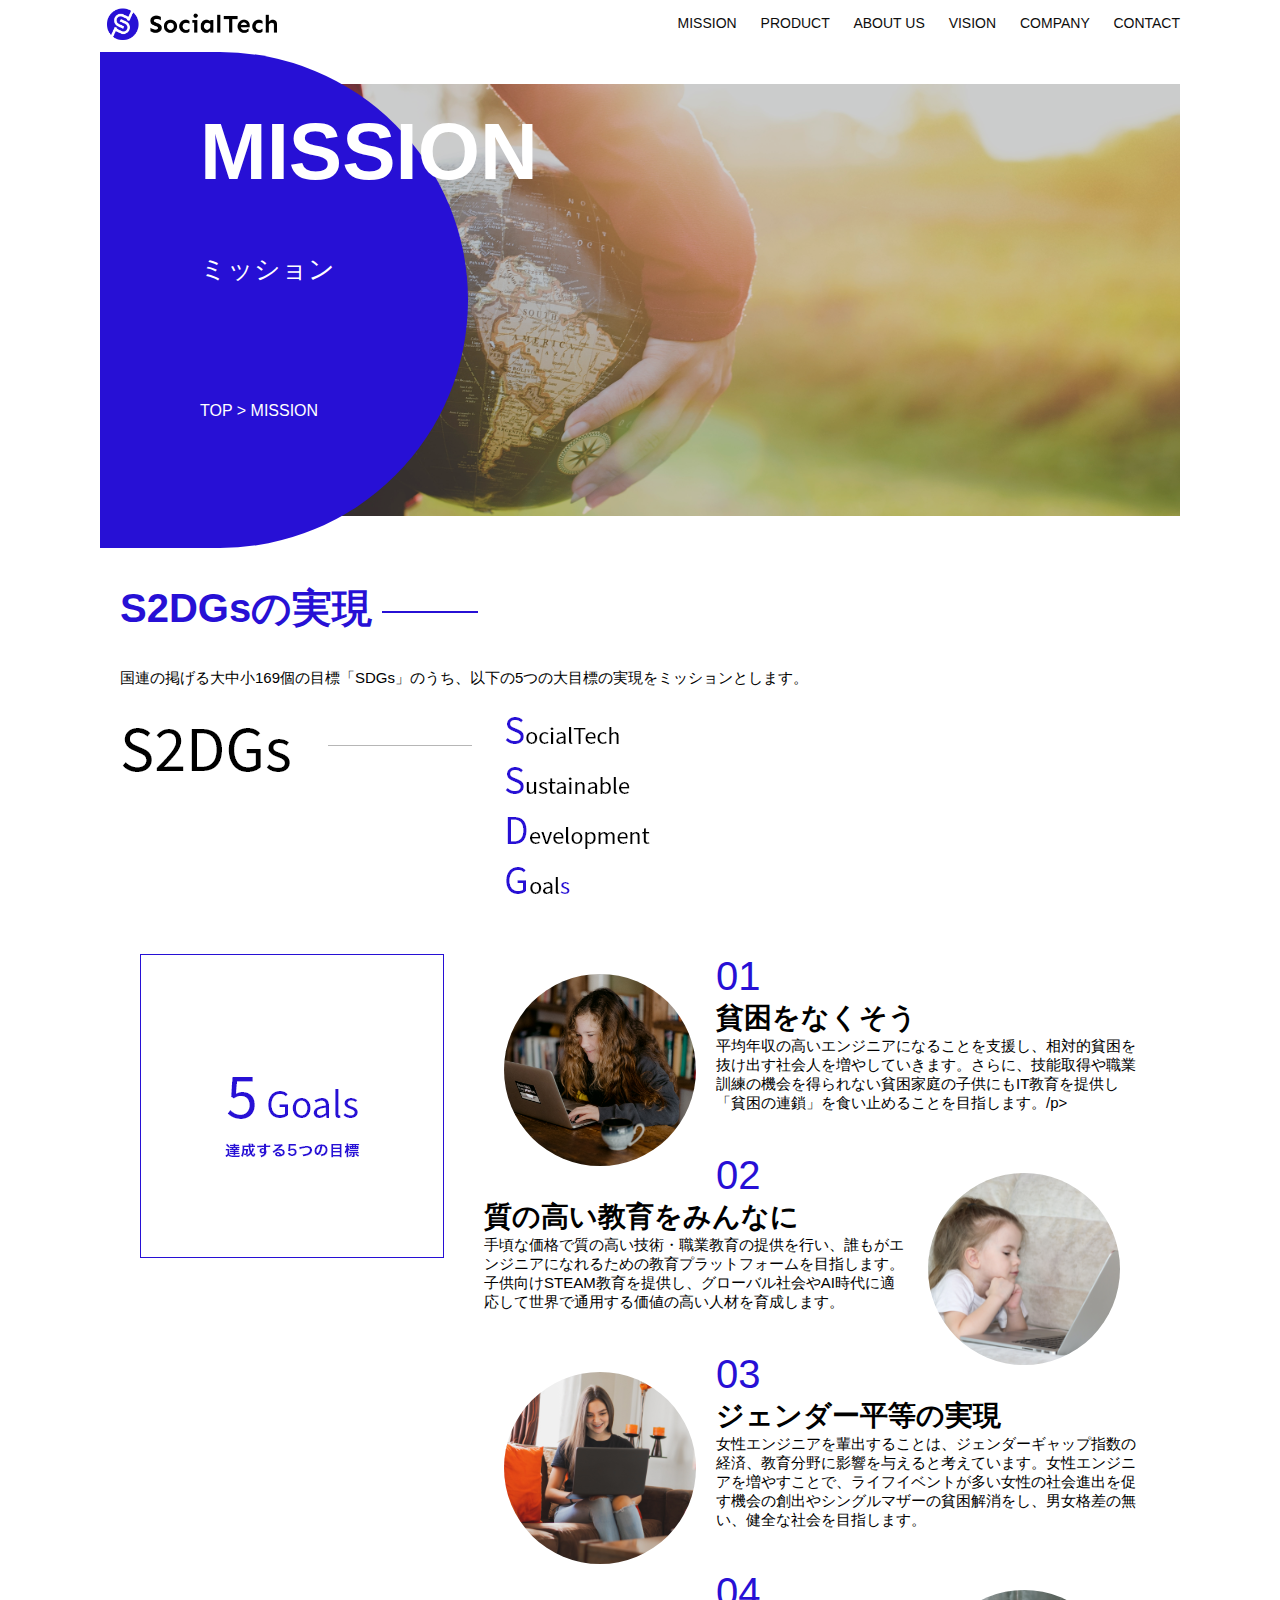
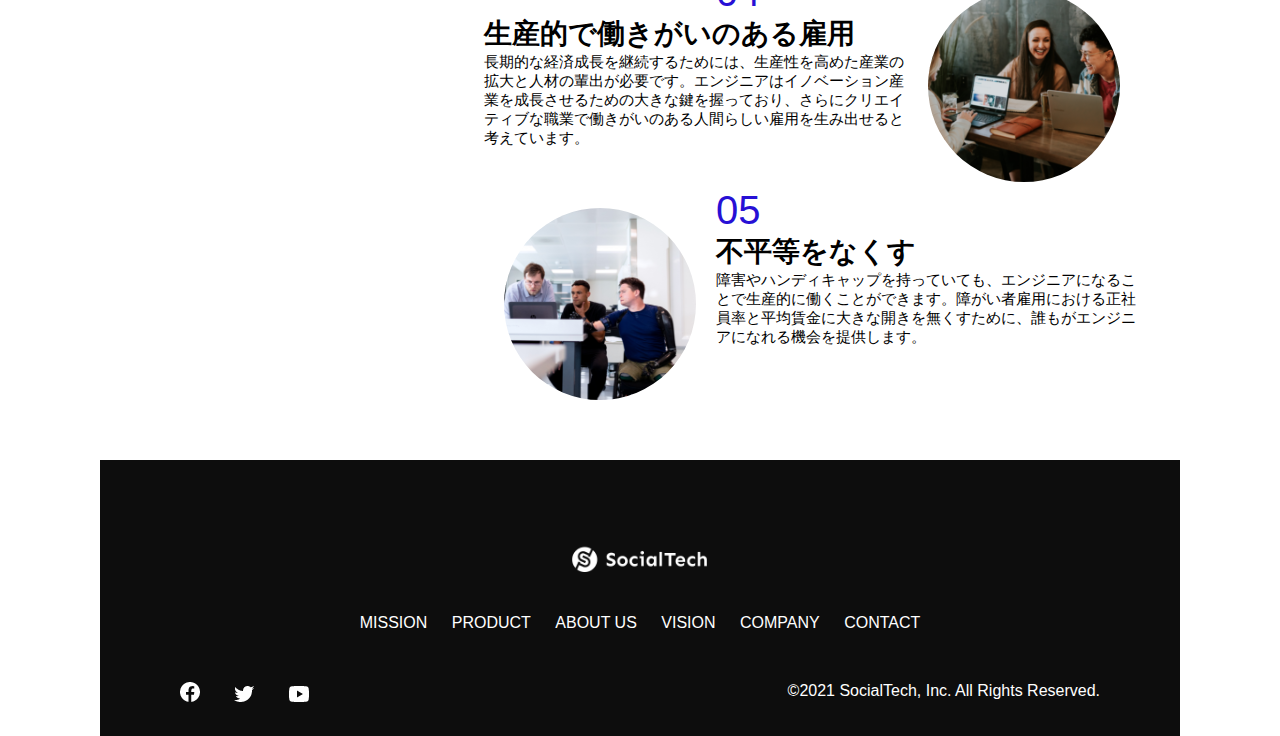
<file: kadai_005/mission.html>
<!DOCTYPE html>
<html lang="ja">
<head>
  <meta charset="UTF-8">
  <meta name="viewport" content="width=device-width, initial-scale=1.0">
  <meta name="description" content="SocialTechが目指す5つの目標（S2DGs）を紹介します。">
  <link rel="stylesheet" href="style.css">
  <title>SocialTech - MISSION ミッション -</title>
</head>
<body>
  <header>
    <a href="index.html" id="logo"><img src="images/logo.png" alt="logo"></a>
    
    
    <nav id="nav-pc">
      <a href="mission.html">MISSION</a>
      <a href="product.html">PRODUCT</a>
      <a href="index.html#aboutus">ABOUT US</a>
      <a href="index.html#vision">VISION</a>
      <a href="index.html#company">COMPANY</a>
      <a href="index.html#contact">CONTACT</a>
    </nav>
    <!-- スマホ用メニューボタン -->
    <img id="menu-sp" src="images/button-menu.png" alt="ナビゲーションを開く" onclick="document.getElementById('nav-sp').style.display = 'block'">

    <!-- スマホ用ナビゲーション -->
    <nav id="nav-sp">
      <img id="close" src="images/button-close.png" alt="ナビゲーションを閉じる" onclick="document.getElementById('nav-sp').style.display = 'none'">
      <a id="logo-sp" href="index.html" onclick="document.getElementById('nav-sp').style.display = 'none'"><img
          src="images/logo-sp.png" alt="トップページに戻る"></a>
      <a class="menu" href="mission.html" onclick="document.getElementById('nav-sp').style.display = 'none'">MISSION</a>
      <a class="menu" href="product.html" onclick="document.getElementById('nav-sp').style.display = 'none'">PRODUCT</a>
      <a class="menu" href="index.html#aboutus" onclick="document.getElementById('nav-sp').style.display = 'none'">ABOUT
        US</a>
      <a class="menu" href="index.html#vision"
        onclick="document.getElementById('nav-sp').style.display = 'none'">VISION</a>
      <a class="menu" href="index.html#company"
        onclick="document.getElementById('nav-sp').style.display = 'none'">COMPANY</a>
      <a class="menu" href="index.html#contact"
        onclick="document.getElementById('nav-sp').style.display = 'none'">CONTACT</a>
      <div id="sns">
        <a href="https://www.facebook.com/sejuku2013"><img src="images/button-facebook.png" alt="Facebookのリンク"></a>
        <a href="https://twitter.com/samuraijuku"><img src="images/button-twitter.png" alt="Twitterのリンク"></a>
        <a href="https://www.youtube.com/channel/UCCFOQO5aDK0xXam4cUQXT8g"><img src="images/button-youtube.png" alt="YouTubeのリンク"></a>
      </div>
    </nav>
  </header>

  <main>
    <article>
      <section id="mission-main">
        <div id="mission-title">
          <h1>MISSION</h1>
          <span>ミッション</span>
          <div>TOP > MISSION</div>
        </div>
      </section>

      <section id="mission-s2dgs">
        <h2 class="mission-h2">S2DGsの実現</h2>
        <p>国連の掲げる大中小169個の目標「SDGs」のうち、以下の5つの大目標の実現をミッションとします。</p>
        <img src="images/mission/mission-s2dgs.png" alt="S2DGs">
      </section>

      <section id="mission-5Goals">
        <div>
          <img id="s2dgs-image" src="images/mission/mission-5goals.png" alt="5Goals">
        </div>
        <div>
          <div>
            <img class="fivegoals-image-left" src="images/mission/mission-5goals01.png" alt="PCを操作する女の子">
            <span class="fivegoals-number">01</span>
            <h3 class="fivegoals-h3">貧困をなくそう</h3>
            <p class="fivegoals-p">平均年収の高いエンジニアになることを支援し、相対的貧困を抜け出す社会人を増やしていきます。さらに、技能取得や職業訓練の機会を得られない貧困家庭の子供にもIT教育を提供し「貧困の連鎖」を食い止めることを目指します。/p>
          </div>

          <div>
            <img class="fivegoals-image-right" src="images/mission/mission-5goals02.png" alt="PCを見つめる小さい女の子">
            <span class="fivegoals-number">02</span>
            <h3 class="fivegoals-h3">質の高い教育をみんなに</h3>
            <p class="fivegoals-p">
              手頃な価格で質の高い技術・職業教育の提供を行い、誰もがエンジニアになれるための教育プラットフォームを目指します。子供向けSTEAM教育を提供し、グローバル社会やAI時代に適応して世界で通用する価値の高い人材を育成します。
            </p>
          </div>
  
          <div>
            <img class="fivegoals-image-left" src="images/mission/mission-5goals03.png" alt="PCを操作する女性">
            <span class="fivegoals-number">03</span>
            <h3 class="fivegoals-h3">ジェンダー平等の実現</h3>
            <p class="fivegoals-p">
              女性エンジニアを輩出することは、ジェンダーギャップ指数の経済、教育分野に影響を与えると考えています。女性エンジニアを増やすことで、ライフイベントが多い女性の社会進出を促す機会の創出やシングルマザーの貧困解消をし、男女格差の無い、健全な社会を目指します。
            </p>
          </div>
  
          <div>
            <img class="fivegoals-image-right" src="images/mission/mission-5goals04.png" alt="笑顔で話し合う3人の男女">
            <span class="fivegoals-number">04</span>
            <h3 class="fivegoals-h3">生産的で働きがいのある雇用</h3>
            <p class="fivegoals-p">
              長期的な経済成長を継続するためには、生産性を高めた産業の拡大と人材の輩出が必要です。エンジニアはイノベーション産業を成長させるための大きな鍵を握っており、さらにクリエイティブな職業で働きがいのある人間らしい雇用を生み出せると考えています。
            </p>
          </div>
  
          <div>
            <img class="fivegoals-image-left" src="images/mission/mission-5goals05.png" alt="障害を持つ男性が生き生きと働く様子">
            <span class="fivegoals-number">05</span>
            <h3 class="fivegoals-h3">不平等をなくす</h3>
            <p class="fivegoals-p">
              障害やハンディキャップを持っていても、エンジニアになることで生産的に働くことができます。障がい者雇用における正社員率と平均賃金に大きな開きを無くすために、誰もがエンジニアになれる機会を提供します。
            </p>
          </div>
        </div>
      </section>
    </article>
  </main>

  <footer>
    <div id="footer-logo">
      <img src="images/logo-sp.png" alt="SocialTech">
    </div>
    <div id="footer-link">
      <a href="mission.html">MISSION</a>
      <a href="product.html">PRODUCT</a>
      <a href="index.html#aboutus">ABOUT US</a>
      <a href="index.html#vision">VISION</a>
      <a href="index.html#company">COMPANY</a>
      <a href="index.html#contact">CONTACT</a>
    </div>
    <div id="footer-sns">
      <a href="https://www.facebook.com/sejuku2013"><img src="images/button-facebook.png" alt="facebookのリンク"></a>
      <a href="https://twitter.com/samuraijuku"><img src="images/button-twitter.png" alt="twitterのリンク"></a>
      <a href="https://www.youtube.com/channel/UCCFOQO5aDK0xXam4cUQXT8g"><img src="images/button-youtube.png" alt="youtubeのリンク"></a>
      <span id="copyright">
        &copy;2021 SocialTech, Inc. All Rights Reserved. 
      </span>
    </div>
  </footer>
</body>

</html>
</file>
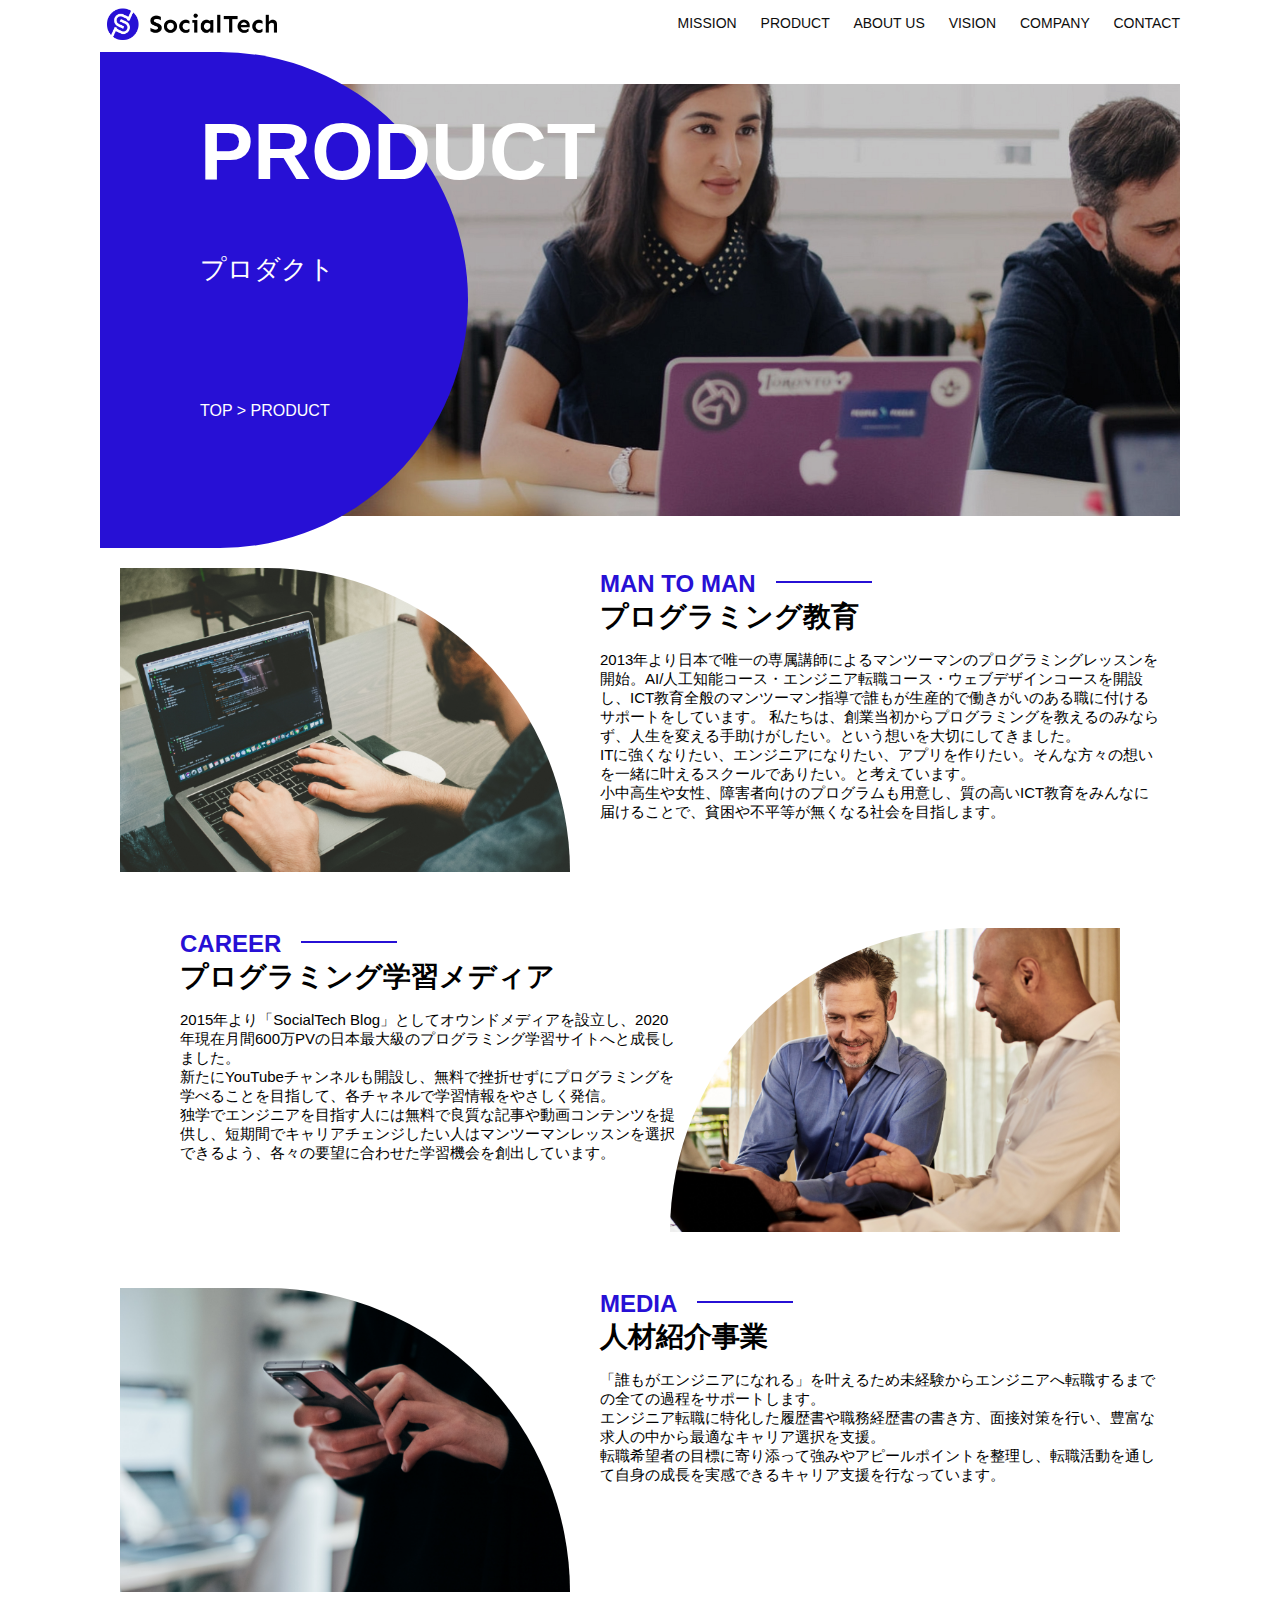
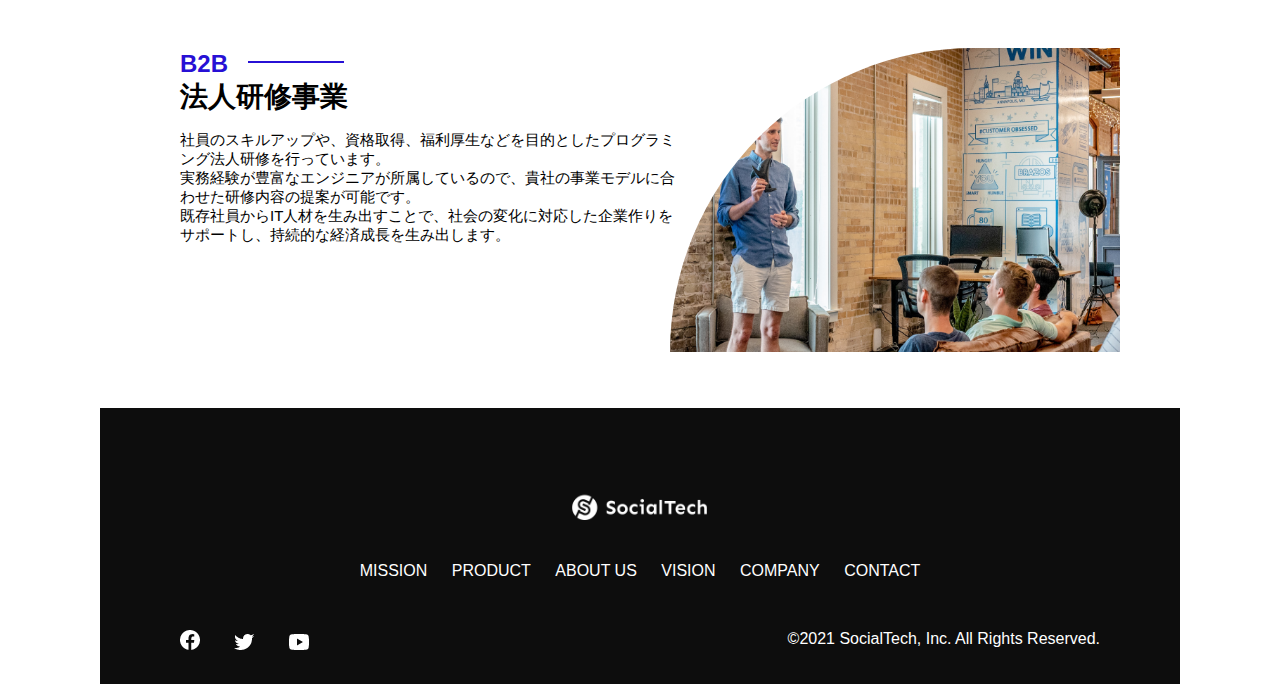
<file: kadai_005/product.html>
<!DOCTYPE html>
<html lang="ja">
<head>
  <meta charset="UTF-8">
  <meta name="viewport" content="width=device-width, initial-scale=1.0">
  <meta name="description" content="SocialTechの4つのプロダクトを紹介します。">
  <link rel="stylesheet" href="style.css">
  <title>SocialTech - PRODUCT プロダクト -</title>
</head>
<body>
  <header>
    <a href="index.html" id="logo"><img src="images/logo.png" alt="logo"></a>
    
    
    <nav id="nav-pc">
      <a href="mission.html">MISSION</a>
      <a href="product.html">PRODUCT</a>
      <a href="index.html#aboutus">ABOUT US</a>
      <a href="index.html#vision">VISION</a>
      <a href="index.html#company">COMPANY</a>
      <a href="index.html#contact">CONTACT</a>
    </nav>
    <!-- スマホ用メニューボタン -->
    <img id="menu-sp" src="images/button-menu.png" alt="ナビゲーションを開く" onclick="document.getElementById('nav-sp').style.display = 'block'">

    <!-- スマホ用ナビゲーション -->
    <nav id="nav-sp">
      <img id="close" src="images/button-close.png" alt="ナビゲーションを閉じる" onclick="document.getElementById('nav-sp').style.display = 'none'">
      <a id="logo-sp" href="index.html" onclick="document.getElementById('nav-sp').style.display = 'none'"><img
          src="images/logo-sp.png" alt="トップページに戻る"></a>
      <a class="menu" href="mission.html" onclick="document.getElementById('nav-sp').style.display = 'none'">MISSION</a>
      <a class="menu" href="product.html" onclick="document.getElementById('nav-sp').style.display = 'none'">PRODUCT</a>
      <a class="menu" href="index.html#aboutus" onclick="document.getElementById('nav-sp').style.display = 'none'">ABOUT
        US</a>
      <a class="menu" href="index.html#vision"
        onclick="document.getElementById('nav-sp').style.display = 'none'">VISION</a>
      <a class="menu" href="index.html#company"
        onclick="document.getElementById('nav-sp').style.display = 'none'">COMPANY</a>
      <a class="menu" href="index.html#contact"
        onclick="document.getElementById('nav-sp').style.display = 'none'">CONTACT</a>
      <div id="sns">
        <a href="https://www.facebook.com/sejuku2013"><img src="images/button-facebook.png" alt="Facebookのリンク"></a>
        <a href="https://twitter.com/samuraijuku"><img src="images/button-twitter.png" alt="Twitterのリンク"></a>
        <a href="https://www.youtube.com/channel/UCCFOQO5aDK0xXam4cUQXT8g"><img src="images/button-youtube.png" alt="YouTubeのリンク"></a>
      </div>
    </nav>
  </header>

  <main>
    <article>
      <section id="product-main">
        <div id="product-title">
          <h1>PRODUCT</h1>
          <span>プロダクト</span>
          <div>TOP > PRODUCT</div>
        </div>
      </section>

      <section id="product-section1">
        <img src="images/product/product-mantoman.png" alt="PCでコードを書く男性">
        <div class="product-">
          <h2 class="product-h2">MAN TO MAN</h2>
          <h3 class="product-h3">プログラミング教育</h3>
          <p>2013年より日本で唯一の専属講師によるマンツーマンのプログラミングレッスンを開始。AI/人工知能コース・エンジニア転職コース・ウェブデザインコースを開設し、ICT教育全般のマンツーマン指導で誰もが生産的で働きがいのある職に付けるサポートをしています。
            私たちは、創業当初からプログラミングを教えるのみならず、人生を変える手助けがしたい。という想いを大切にしてきました。<br>ITに強くなりたい、エンジニアになりたい、アプリを作りたい。そんな方々の想いを一緒に叶えるスクールでありたい。と考えています。<br>小中高生や女性、障害者向けのプログラムも用意し、質の高いICT教育をみんなに届けることで、貧困や不平等が無くなる社会を目指します。
          </p>
        </div>
      </section>

      <section id="product-section2">
        <div>
          <h2 class="product-h2">CAREER</h2>
          <h3 class="product-h3">プログラミング学習メディア</h3>
          <p>
            2015年より「SocialTech
            Blog」としてオウンドメディアを設立し、2020年現在月間600万PVの日本最大級のプログラミング学習サイトへと成長しました。<br>新たにYouTubeチャンネルも開設し、無料で挫折せずにプログラミングを学べることを目指して、各チャネルで学習情報をやさしく発信。<br>独学でエンジニアを目指す人には無料で良質な記事や動画コンテンツを提供し、短期間でキャリアチェンジしたい人はマンツーマンレッスンを選択できるよう、各々の要望に合わせた学習機会を創出しています。
          </p>
        </div>
        <img src="images/product/product-career.png" alt="スマートフォンを操作する人">
      </section>

      <section id="product-section1">
        <img src="images/product/product-media.png" alt="笑顔で話し合う2人の男性">
        <div>
          <h2 class="product-h2">MEDIA</h2>
          <h3 class="product-h3">人材紹介事業</h3>
          <p>
            「誰もがエンジニアになれる」を叶えるため未経験からエンジニアへ転職するまでの全ての過程をサポートします。<br>エンジニア転職に特化した履歴書や職務経歴書の書き方、面接対策を行い、豊富な求人の中から最適なキャリア選択を支援。<br>転職希望者の目標に寄り添って強みやアピールポイントを整理し、転職活動を通して自身の成長を実感できるキャリア支援を行なっています。<br>
          </p>
        </div>
      </section>

      <section id="product-section2">
        <div>
          <h2 class="product-h2">B2B</h2>
          <h3 class="product-h3">法人研修事業</h3>
          <p>
            社員のスキルアップや、資格取得、福利厚生などを目的としたプログラミング法人研修を行っています。<br>実務経験が豊富なエンジニアが所属しているので、貴社の事業モデルに合わせた研修内容の提案が可能です。<br>既存社員からIT人材を生み出すことで、社会の変化に対応した企業作りをサポートし、持続的な経済成長を生み出します。
          </p>
        </div>
        <img src="images/product/product-b2b.png" alt="講演中の男性とそれを聴く人々">
      </section>
    </article>
  </main>

  <footer>
    <div id="footer-logo">
      <img src="images/logo-sp.png" alt="SocialTech">
    </div>
    <div id="footer-link">
      <a href="mission.html">MISSION</a>
      <a href="product.html">PRODUCT</a>
      <a href="index.html#aboutus">ABOUT US</a>
      <a href="index.html#vision">VISION</a>
      <a href="index.html#company">COMPANY</a>
      <a href="index.html#contact">CONTACT</a>
    </div>
    <div id="footer-sns">
      <a href="https://www.facebook.com/sejuku2013"><img src="images/button-facebook.png" alt="facebookのリンク"></a>
      <a href="https://twitter.com/samuraijuku"><img src="images/button-twitter.png" alt="twitterのリンク"></a>
      <a href="https://www.youtube.com/channel/UCCFOQO5aDK0xXam4cUQXT8g"><img src="images/button-youtube.png" alt="youtubeのリンク"></a>
      <span id="copyright">
        &copy;2021 SocialTech, Inc. All Rights Reserved. 
      </span>
    </div>
  </footer>
</body>

</html>
</file>
<file: kadai_005/style.css>
/* 共通スタイル */
body {
  font-family: "Source Sans Pro", "Hiragino Kaku Gothic ProN", Meiryo, Arial, sans-serif;
}

p {
  font-size: 15px;
}

@media screen and (min-width: 768px) {

.carousel{
  width: 885px;
  margin-left: 20px;
  }

.carouselImg{
  width: 885px;
}
/* PC用スタイル */
body {
  max-width: 1080px;
  min-width: 960px;
  margin: 0 auto;
}

/* ヘッダー */
header {
  display: flex;
  justify-content: space-between;
}

#nav-pc {
  text-align: right;
  font-size: 14px;
  padding-top: 15px;
}

#nav-pc > a {
  text-decoration: none;
  margin-left: 20px;
}

#nav-pc > a:link {
  color: #0d0d0d;
}

#nav-pc > a:visited{
  color: #0d0d0d;
}

#nav-pc > a:hover {
  color: #0d0d0d;
  text-decoration: underline;
}

#nav-pc > a:active {
  color: #0d0d0d;
}

#nav-sp, #menu-sp {
  display: none;
}

/* メインビジュアル */
#main-visual {
  position: relative;
  height: 400px;
}

#main-messages {
  position: absolute;
  top: 0;
  left: 0;
  background-color: #2710d5;
  color: #fff;
  border-radius: 0 0 476px;
  width: 100%;
  height: 100%;
  max-width: 620px;
  z-index: 11;
}

#main-messages > h1 {
  font-size: 60px;
  font-weight: bold;
  margin: 100px 0 0 50px;
}

#main-messages > p {
  font-size: 24px;
  margin: 0 0 0 50px;
}

#main-visual > img {
  position: absolute;
  right: 0;
  top: 0;
  border-radius: 476px 0 0 0;
  max-width: 620px;
  z-index: 10;
}


/* 見出し */

h2::after {
  content: url("images/line.png");
  margin-left: 10px;
}

h3 {
  font-size: 27px;
}



/* ミッション */
#mission > h2 {
  margin-top: 40px;
}

#mission > h2::after {
  content: url(images/line.png);
  margin-left: 10px;
}

.mission-contents > h3 {
  font-size: 27px;
}

/* 中身 */
#mission {
  margin: 80px auto;
  width: 100%;
}

#mission-wrap {
  width: 100%;
  display: flex;
}

.mission-contents {
  width: 50%;
  margin: 20px;
}

#mission-photo {
  width: 100%;
}

#s2dgs {
  width: 100%;
  margin-top: 50px;
}


/* プロダクト */
#product {
  background-color: #fafafa;
  margin: 80px 0;
  padding: 10px 40px 0;
}

#product > div {
  margin-top: 40px;
  display: flex;
}

.index-h2::after {
  content: url(images/line.png);
  margin-left: 10px;
}

#product-left {
  width: 50%;
  margin: 0 20px;
}

#product-right {
  width: 50%;
  margin: 80px 20px 0;
}

.product-contents {
  position: relative;
  height: 480px;
}

.product-contents:nth-child(1) {
  margin-right: 20px;
}

.product-contents:nth-child(2) {
  margin-right: 20px;
}

.product-photo {
  width: 100%;
}

.product-explain {
  background-color: #fff;
  position: absolute;
  left: 0;
  top: 280px;
  margin: 0 40px;
  padding: 20px;
  box-shadow: 5px 5px 10px rgba(0, 0, 0, 0.05);
}

.product-explain > span {
  color: #2710d5;
  font-weight: bold;
  font-size: 16px;
  margin: 0;
}

.product-explain > h3 {
  font-size: 20px;
  margin: 5px 0;
}

.product-explain > p {
  font-size: 14px;
  margin: 0;
}

#product-more {
  margin: 0 auto -42px auto;
}



/* 私たちについて */
#aboutus {
  margin: 80px auto;
}

#aboutus-wrap {
  display: flex;
}

.culture-table {
  margin-right: 50px;
}

.culture-num {
  font-size: 80px;
  color: #2710d5;
  margin-right: 20px;
}

.culture-en {
  color: #2710d5;
  font-weight: bold;
  font-size: 24px;
  display: block;
}

.culture-ja {
  font-size: 28px;
  font-weight: bold;
}

.culture-description {
  margin: 0;
}

.culture-img {
  width: 100%;
  align-self: flex-start;
}

.culture-img2 {
  margin-top: 50px;
  width: 100%;
}



/* vision */
#vision {
  margin: 80px auto;
}

#vision > div {
width: 100%;
display: flex;
justify-content: space-between;
flex-wrap: wrap;
}

.vision-box {
  width: 300px;
  height: 300px;
  margin-bottom: 30px;
  position: relative;
}

.vision-box > img {
  width: 100%;
  height: auto;
  position: absolute;
  top: 0;
  left: 0;
  z-index: 30;
}

.vision-box > span {
position: absolute;
top: 0;
left: 0;
z-index: 31;
margin-right: 20px;
}

.vision-box > span > h4 {
  color: #2710d5;
  font-size: 19px;
  margin:80px 0 0 0;
}

.vision-box > span > h4::first-letter {
  font-size: 40px;
}

.vision-box > span > h5 {
  font-size: 20px;
  margin: 0;
}

.vision-box > span > p {
  margin-top: 10px 0 0 0;
}



#company {
 margin: 80px auto;
}

#company-table {
width: 100%;
}

.tableheader-first {
  text-align: left;
  padding: 20px;
  border-bottom-color: #2710d5;
  border-bottom-width: 1px;
  border-bottom-style: solid;
  width: 100%;
  border-top-color: #2710d5;
  border-top-width :1px;
  border-top-style: solid;
  width: 100px;
}

.tableheader {
  text-align: left;
  padding: 20px;
  border-bottom-color:#2710d5 ;
  border-bottom-width: 1px;
  border-bottom-style: solid;
  width: 100px;
}

.cell-first {
  padding: 30px;
  border-bottom-color: #ececec;
  border-bottom-width :1px;
  border-bottom-style: solid;
  border-top-color: #ececec;
  border-top-width :1px;
  border-top-style: solid;
}

.cell {
  padding: 30px;
  border-bottom-color: #ececec;
  border-bottom-width :1px;
  border-bottom-style: solid;
}

#company > iframe {
  width: 100%;
  height: 368px;
  margin-top: 40px;
}



/* ケース */
#cases {
  margin: 80px auto;
}

#cases > ul {
  display: flex;
  list-style: none;
}

.case-card {
  width: 33%;
  margin: 20px;
  background-color: #fff;
  min-height: 400px;
  box-shadow: 5px 5px 15px rgba(0, 0, 0, 0.2);
}

.cases-img {
  width: 100%;
}

.cases-info {
  padding: 10px 20px;
}

.cases-name {
  color: #2710d5;
  font-size: 19px;
}

.cases-content {
  font-size: 14px;
}



/* コンタクト */
#contact {
  margin: 80px auto;
}

#contact > form > div {
  display: flex;
  flex-direction: row;
  flex-wrap: wrap;
  padding-bottom: 30px;
}

.contact-heading {
  width: 240px;
  align-self: center;
}

.contact-label {
  font-weight: bold;
}

.contact-span {
  color: #ce2222;
  margin: 0 0 0 20px;
  font-weight: bold;
}

.contact-textbox {
  border-top: 0;
  border-right: 0;
  border-left: 0;
  border-bottom-width: 1px;
  border-bottom-color: #707070;
  border-bottom-style: solid;
  background-color: #fafafa;
  width: 400px;
  height: 56px;
}

.contact-textarea {
  border-top: 0;
  border-right: 0;
  border-left: 0;
  border-bottom-width: 1px;
  border-bottom-color: #707070;
  border-bottom-style: solid;
  background-color: #fafafa;
  width: 400px;
  height: 200px;
}

details {
  width: 700px;
}

details > div {
background-color: #fafafa;
padding: 20px;
}

details > div > span {
  font-weight: bold;
}



/* フッター */
footer {
  background-color: #0d0d0d;
  text-align: center;
  padding: 80px 80px 30px 80px;
}

#footer-logo {
  margin-bottom: 30px;
}

#footer-link {
  margin-bottom: 50px;
}

#footer-link > a {
  text-decoration: none;
  margin: 10px;
}

#footer-link > a:link {
  color: #fff;
}

#footer-link > a:visited {
  color: #fff;
}

#footer-link > a:hover {
  color: #fff;
  text-decoration: underline;
  
}

#footer-link > a:active {
  color: #fff;
}

#footer-sns {
  text-align: left;
  width: 100%;
}

#footer-sns > a {
  margin-right: 30px;
}

#copyright {
  color: #fff;
  float: right;
}




/* ミッション>メイン */
#mission-main {
  height: 496px;
  width: 100%;
  background-image: url(images/mission/mission-main.png);
  background-repeat: no-repeat;
  background-position-y:center;
}

#mission-title {
  background-color: #2710d5;
  width: 368px;
  color: #fff;
  height: 496px;
  border-radius: 0 248px 248px 0;
  position: relative;
}

#mission-title > h1 {
  position: absolute;
  top: 0;
  left: 100px;
  font-size: 80px;
}

#mission-title > span {
  position: absolute;
  top: 200px;
  left: 100px;
  font-size: 26px;
}

#mission-title > div {
  position: absolute;
  top: 350px;
  left: 100px;
  font-size: 16px;
}



/* ミッション>s2DGs */
#mission-s2dgs {
  width: 100%;
  margin: 20px;
}

.mission-h2 {
  color: #2710d5;
  font-size: 40px;
}

.mission-h2::after {
  text-decoration: none;
}



/* ミッション>5Goals */
#mission-5Goals {
  display: flex;
  margin: 20px;
}

#mission-5Goals > div {
  flex-grow: 1;
  padding: 20px;
}

#mission-5Goals > div > div {
  margin-bottom: 40px;
}

.fivegoals-image-right {
  float: right;
  margin: 20px;
}

.fivegoals-image-left {
  float: left;
  margin: 20px;
}

.fivegoals-number {
  color: #2710d5;
  font-size: 40px;
  margin: 0;
}

.fivegoals-h3 {
  font-size: 28px;
  margin: 0;
}

.fivegoals-p {
  margin: 0;
}





/* プロダクト>メイン */
#product-main {
  height: 496px;
  width: 100%;
  background-image: url(images/product/product-main.png);
  background-repeat: no-repeat;
  background-position-y:center;
}

#product-title {
  background-color: #2710d5;
  width: 368px;
  color: #fff;
  height: 496px;
  border-radius: 0 248px 248px 0;
  position: relative;
}

#product-title > h1 {
  position: absolute;
  top: 0;
  left: 100px;
  font-size: 80px;
}

#product-title > span {
  position: absolute;
  top: 200px;
  left: 100px;
  font-size: 26px;
}

#product-title > div {
  position: absolute;
  top: 350px;
  left: 100px;
  font-size: 16px;
}



/* プロダクト>コンテンツ */
#product-section1 {
  position: relative;
  margin: 20px;
  height: 340px;
}

#product-section1 > img {
  position: absolute;
  top: 0;
  left: 0px;
  width: 450px;
  margin: 0 40px 30px 0;
  border-radius: 0 432px 0 0;
}

#product-section1 > div {
  position: absolute;
  top: 0;
  left: 480px;
}

.product-h2 {
  color: #2710d5;
  font-size: 24px;
  margin: 0;
}

.product-h2::after {
  content: url(images/line.png);
  margin-left: 20px;
}

.product-h3 {
  font-size: 28px;
  margin: 0;
}

#product-section2 {
  position: relative;
  margin: 20px;
  height: 340px;
}

#product-section2 > img {
  position: absolute;
  top: 0;
  right: 0px;
  width: 450px;
  margin: 0 40px 30px 0;
  border-radius: 432px 0 0 0;
}

#product-section2 > div {
  width: 500px;
  position: absolute;
  top: 0;
  right: 480px;
}



}


@media screen and (max-width: 767px) {

/* スマホ用カルーセル設定 */
.carousel{
  width: 375px;
  margin: 0 auto;
  }

.carouselImg{
  width: 375px;
  }

body {
  min-width: 375px;
  margin: 0;
}

#nav-pc {
  display: none;
}

#menu-sp {
  position: absolute;
  top: 0;
  right: 0;
}

#nav-sp {
  background-color: #2710d5;
  position: absolute;
  top: 0;
  left: 0;
  width: 100%;
  height: 100%;
  display: none;
  z-index: 100;
}

#close {
  position: absolute;
  top: 0;
  right: 20px;
}

#logo-sp {
  margin: 80px 0 30px 20px;
}

#nav-sp > a {
  display: block;
}

#nav-sp > a:link {
  color: #fff;
}

#nav-sp > a:visited {
  color: #fff;
}

#nav-sp > a:hover {
  color: #fff;
  text-decoration: underline;
}

#nav-sp > a:active {
  color: #fff;
}

#nav-sp > .menu {
  text-decoration: none;
  display: block;
  margin: 0 20px;
  height: 44px;
  font-size: 16px;
  background-image: url(images/arrow.png);
  background-repeat: no-repeat;
  background-position: right top;
}

#sns {
  position: absolute;
  bottom: 20px;
  left: 20px;
}

#sns > a {
  margin-right: 30px;
}



/* メインビジュアル */
#main-visual {
  position: relative;
  height: 470px;
  width: 100%;
  overflow: hidden;
}

#main-visual > div {
  position: absolute;
  top: 0;
  left: 0;
  background-color: #2710d5;
  color: #fff;
  border-radius: 0 0 476px;
  width: 100%;
  height: 280px;
  z-index: 11;
  text-align: center;

}

#main-messages > h1 {
  font-size: 28px;
  margin: 90px 0 0 0;
}

#main-messages > p {
  margin: 0;
}

#main-visual > img {
  width: 100%;
  border-radius: 476px 0 0;
  position: absolute;
  bottom: 0;
  right: 0;
  z-index: 10;
}

h2::after {
  content: url(images/line.png);
  margin-left: 10px;
}

h3 {
  font-size: 24px;
  margin: 10px 0 0 0;
}



/* ミッション */
#mission {
  margin: 20px;
}

#mission-photo, #s2dgs {
  width: 100%;
}



/* プロダクト */
#product {
  background-color: #fff;
  padding: 10px 0 0 0;
}

#product > h2 {
  margin-left: 20px;
}

#product-left, #product-right {
  margin: 0 20px;
}

#product-left > div, #product-right > div {
  position: relative;
  height: 540px;
}

.product-explain {
  background-color: #fff;
  position: absolute;
  left: 0;
  bottom: 50px;
  padding: 20px;
  box-shadow: 5px 5px 10px rgba(0, 0, 0, 0.05);
}

.product-explain > span {
  color: #2710d5;
  font-size: 16px;
  font-weight: bold;
  margin: 0;
}

.product-explain > h3 {
  margin: 10px o;
}

.product-photo {
  width: 100%;
}

#product-more > img {
  margin: 0 0 -42px 20px;
}


/* 私たちについて */
#aboutus {
  margin: 80px 20px;
}

#aboutus > div {
  display: flex;
  flex-direction: column;
}

.culture-table {
  width: 100%;
  padding-right: 20px;
  order: 2;
}

.culture-img {
  width: 100%;
  order: 1;
}

.culture-img2 {
  width: 100%;
}

.culture-num {
  font-size: 80px;
  color: #2710d5;
}

.culture-en {
  color: #2710d5;
  font-weight: bold;
  font-size: 24px;
  display: block;
}

.culture-ja {
  display: block;
}

.culture-description {
  margin: 0;
}



/* ビジョン */
#vision {
  margin: 80px 20px;
}

.vision-box {
  width: 300px;
  height: 300px;
  margin-bottom: 30px;
  position: relative;
}

.vision-box > img {
  width: 100%;
  height: auto;
  position: absolute;
  top: 0;
  left: 0;
  z-index: 30;
}

.vision-box > span {
  position: absolute;
  top: 0;
  left: 0;
  z-index: 31;
  margin-right: 20px;
}

.vision-box > span > h4 {
  color: #2710d5;
  font-size: 19px;
  margin-top: 60px;
}

.vision-box > span > h5 {
  font-size: 20px;
  margin: 0;
}

.vision-box > span > p {
  margin-top: 10px;
}



/* カンパニー */
#company {
  margin: 0 20px;
}

#company > h3 {
  margin-bottom: 20px;
}

#company > table {
  width: 100%;
}

.tableheader-first {
  text-align: left;
  padding: 20px;
  border-bottom-color: #2710d5;
  border-bottom-width: 1px;
  border-bottom-style: solid;
  width: 100%;
  border-top-color: #2710d5;
  border-top-width :1px;
  border-top-style: solid;
  width: 50px;
}

.tableheader {
  text-align: left;
  padding: 20px;
  border-bottom-color: #2710d5;
  border-bottom-width: 1px;
  border-bottom-style: solid;
  width: 50px;
}

.cell-first {
  text-align: left;
  padding: 20px;
  border-bottom-color: #ececec;
  border-bottom-width: 1px;
  border-bottom-style: solid;
  border-top-color: #ececec;
  border-top-width :1px;
  border-top-style: solid;
}

.cell {
  text-align: left;
  padding: 20px;
  border-bottom-color: #ececec;
  border-bottom-width: 1px;
  border-bottom-style: solid;
}

#company > iframe {
  width: 100%;
  height: 240px;
  margin-top: 40px;
}



/* コンタクト */
#contact {
  margin: 80px 20px;
}

#contact > h3 {
  margin-bottom: 20px;
}

#contact > form > div {
  margin-bottom: 20px;
}

.contact-heading {
  margin-bottom: 20px;
}

.contact-label {
  font-weight: bold;
}

.contact-span {
  color: #ce2222;
  margin-left: 20px;
  font-weight: bold;
}

.contact-textbox {
  height: 56px;
  border-top: 0;
  border-right: 0;
  border-left: 0;
  border-bottom-width: 1px;
  border-bottom-color: #707070;
  border-bottom-style: solid;
  background-color: #fafafa;
  width: 100%;
  min-width: 300px
}

.contact-textarea {
  height: 150px;
  border-top: 0;
  border-right: 0;
  border-left: 0;
  background-color: #fafafa;
  width: 100%;
}

.radiobutton {
  margin-bottom: 20px;
}

.radiobutton + label::after {
  content: "\A";
  white-space: pre;
}



/* フッター */
footer {
  background-color: #0d0d0d;
  padding: 30px 20px 50px 20px;
}

#footer-logo {
  margin-bottom: 30px;
}

#footer-link {
  margin-bottom: 50px;
}

#footer-link > a {
  text-decoration: none;
  margin: 0 20px 30px 0;
  display: block;
  background-image: url(images/arrow.png);
  background-repeat: no-repeat;
  background-position: top right;
}

#footer-link > a:link {
  color: #fff;
}

#footer-link > a:visited {
  color: #fff;
}

#footer-link > a:hover {
  color: #fff;
  text-decoration: underline;
}

#footer-link > a:active {
  color: #fff;
}

#footer-sns > a {
  margin-right: 30px;
}

#copyright {
  display: block;
  color: #fff;
  margin-top: 30px;
  font-size: 12px;
}







/* ミッション>メイン */
#mission-main {
  height: 256px;
  width: 100%;
  background-image: url(images/mission/mission-main.png);
  background-repeat: no-repeat;
  background-position-y: center;
  background-size: auto 208px;
}

#mission-title {
  background-color: #2710d5;
  width: 136px;
  color: #fff;
  height: 256px;
  border-radius: 0 248px 248px 0;
  position: relative;
}

#mission-title > h1 {
  position: absolute;
  top: 0;
  left: 20px;
  font-size: 40px;
}

#mission-title > span {
  position: absolute;
  top: 110px;
  left: 20px;
  font-size: 18px;
} 

#mission-title > div {
  position: absolute;
  top: 180px;
  left: 20px;
  font-size: 13px;
}



/* ミッション＞S2DGs */

#mission-s2dgs {
  margin: 20px;
}

.mission-h2 {
  color: #2710d5;
  font-size: 38px;
}

.mission-h2::after {
  content: none;
}

#mission-s2dgs > img {
  width: 100%;
}



/* ミッション＞5Goals */

#mission-5Goals {
  margin: 20px;
}

#mission-5Goals > div > div {
  margin-bottom: 40px;
}

#s2dgs-image {
  width: 100%;
}

.fivegoals-image-right, .fivegoals-image-left {
  margin: 20px auto;
  display: block;
}

.fivegoals-number {
  color: #2710d5;
  font-size: 47px;
  margin: 0;
}

.fivegoals-h3 {
  font-size: 28px;
  margin: 0;
}

.fivegoals-p {
  margin: 0;
}




/* プロダクト>メイン */
#product-main {
  height: 256px;
  width: 100%;
  background-image: url(images/product/product-main.png);
  background-repeat: no-repeat;
  background-position-y: center;
  background-size: auto 208px;
}

#product-title {
  background-color: #2710d5;
  width: 136px;
  color: #fff;
  height: 256px;
  border-radius: 0 248px 248px 0;
  position: relative;
}

#product-title > h1 {
  position: absolute;
  top: 0;
  left: 20px;
  font-size: 40px;
}

#product-title > span {
  position: absolute;
  top: 110px;
  left: 20px;
  font-size: 18px;
} 

#product-title > div {
  position: absolute;
  top: 180px;
  left: 20px;
  font-size: 13px;
}


/* プロダクト>コンテンツ */
#product-section1 {
  margin: 20px;
}

#product-section1 > img {
  width: 100%;
  border-radius: 0 300px 0 0;
}

.product-h2 {
  font-size: 24px;
  color: #2710d5;
  margin: 0;
}

.product-h3 {
  font-size: 28px;
  margin: 0;
}

#product-section2 {
  margin: 20px;
  display: flex;
  flex-direction: column;
}

#product-section2 > img {
  width: 100%;
  border-radius: 300px 0 0 0;
  order: 1;
}

#product-section2 > div {
  order: 2;
}


}
</file>
